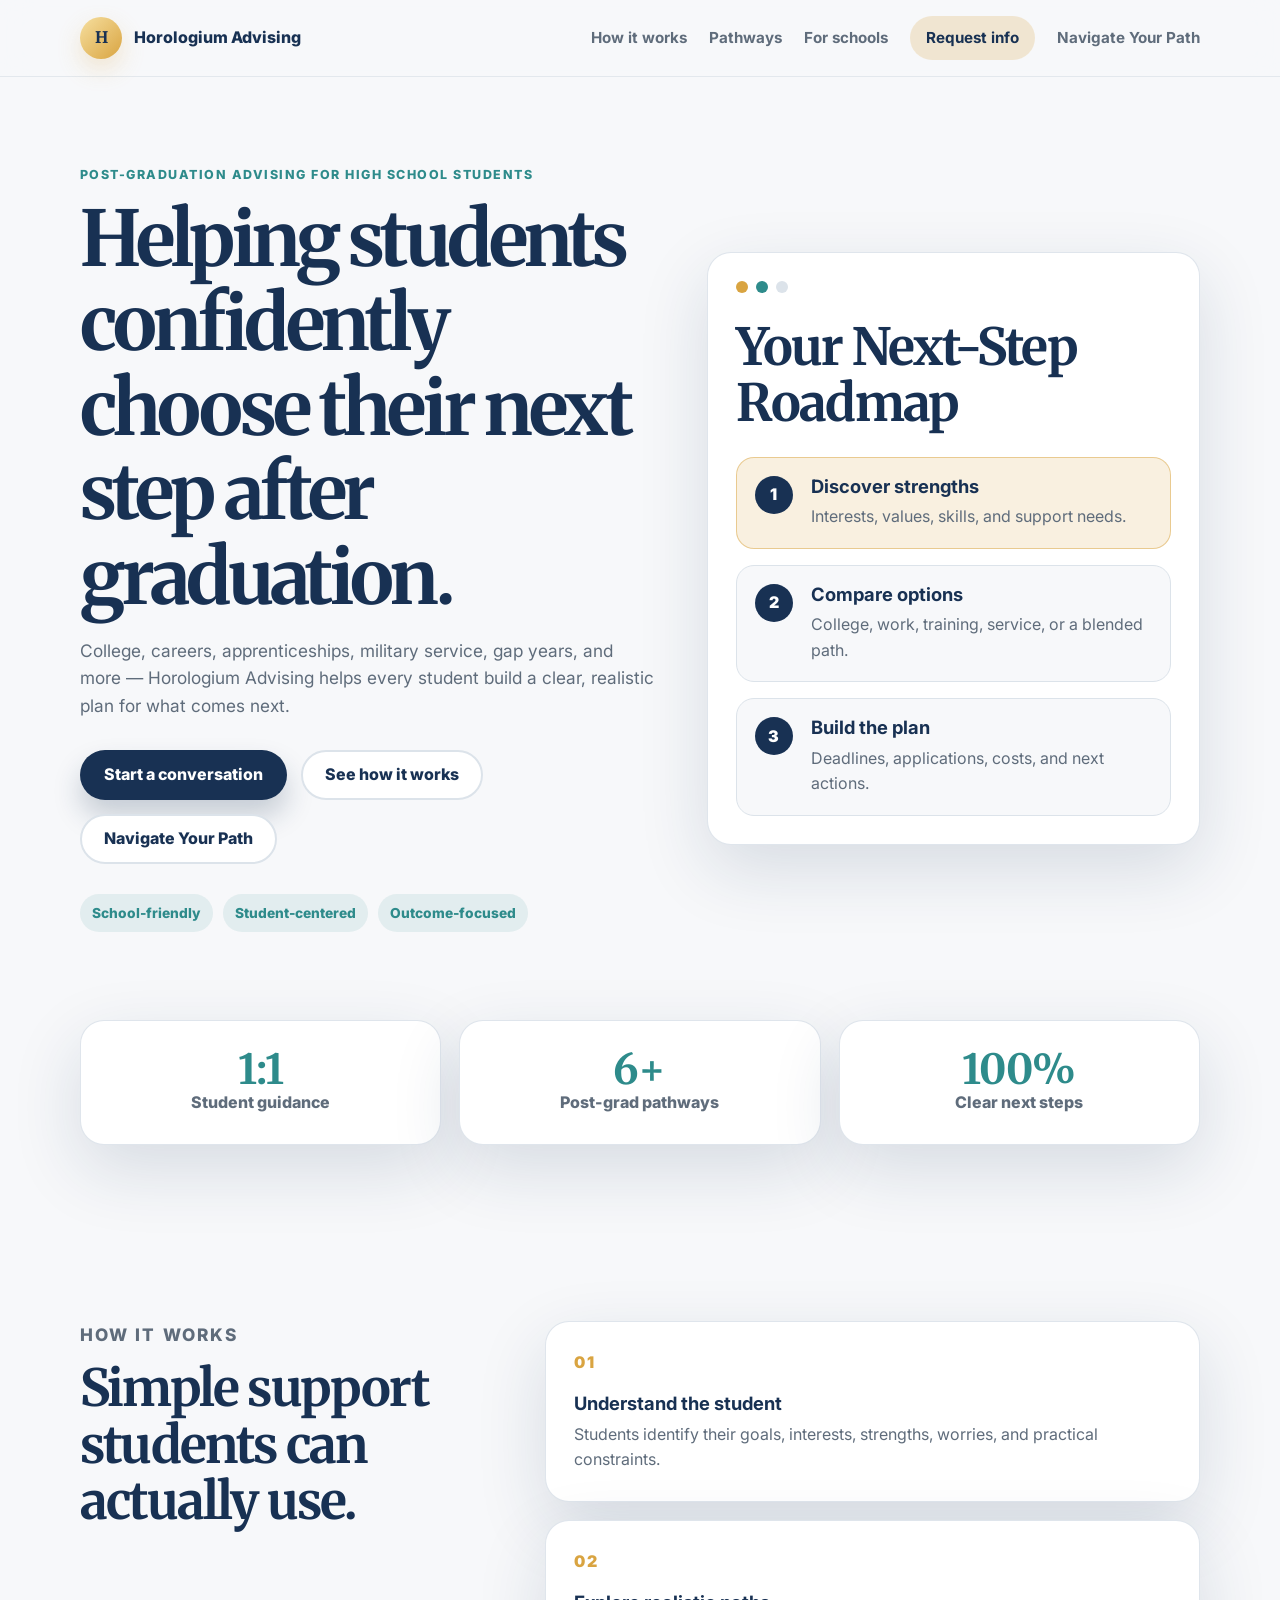
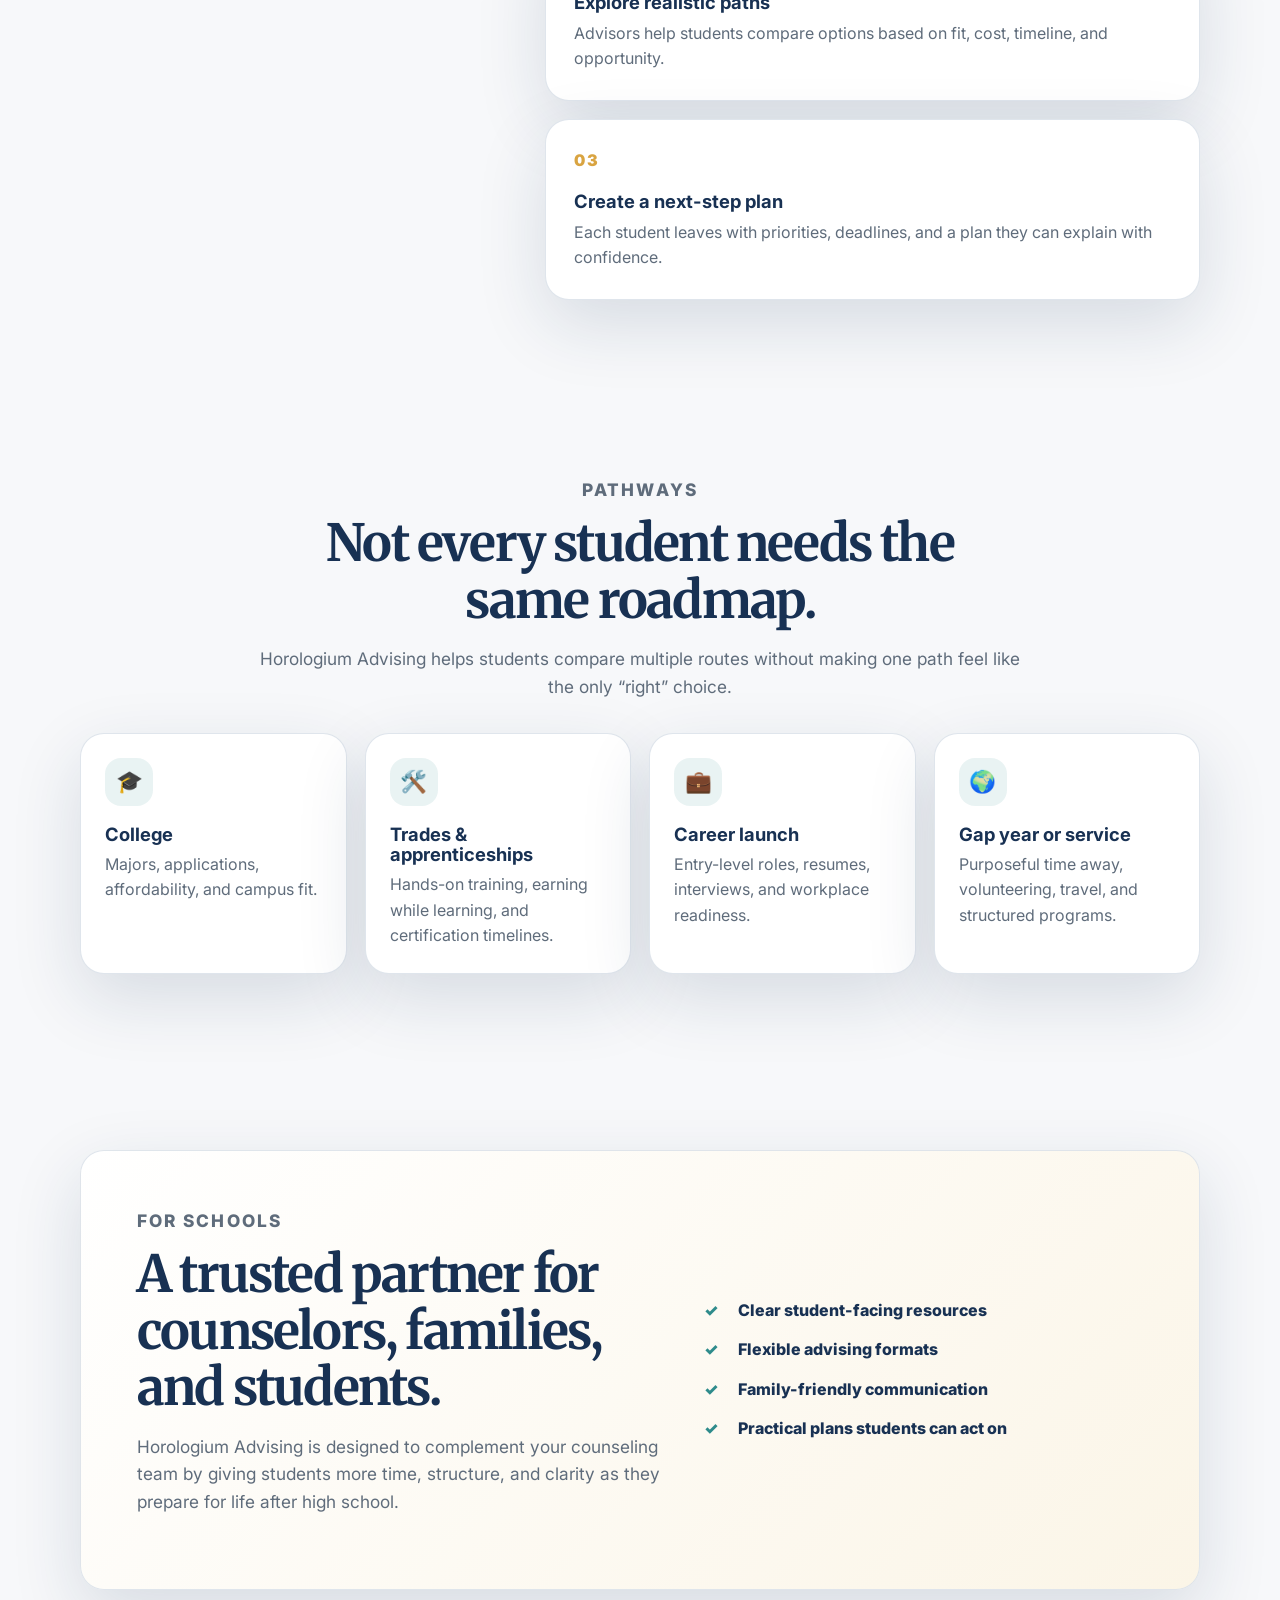
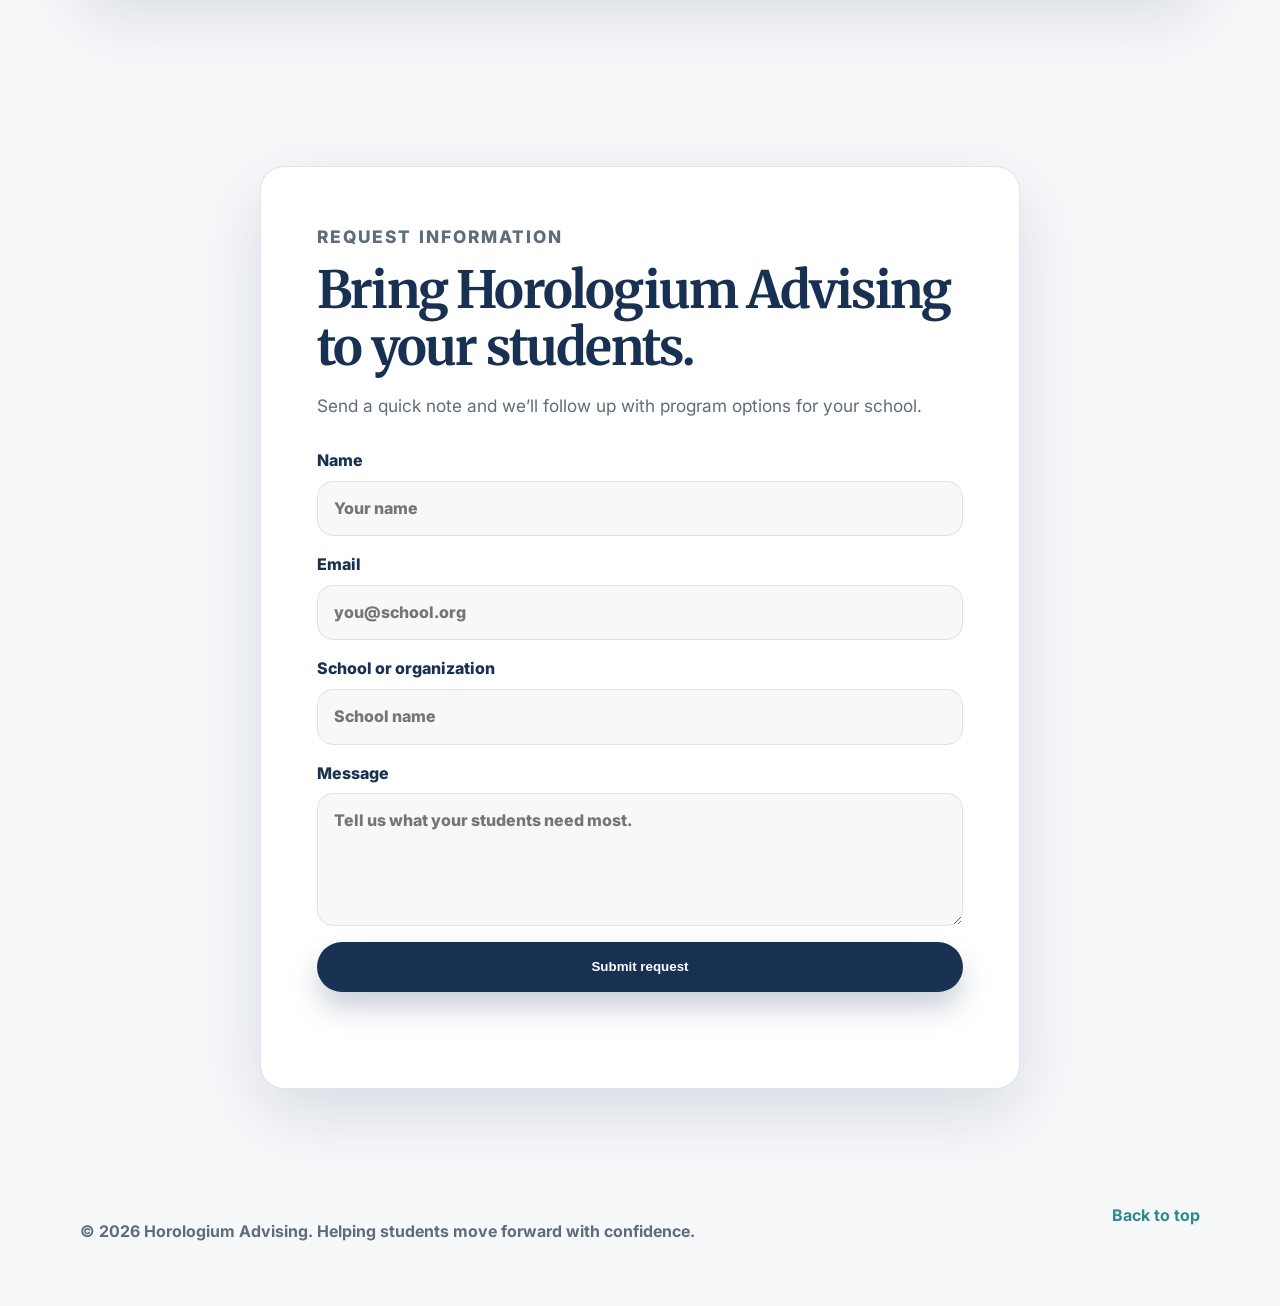
<file: index.html>
<!DOCTYPE html>
<html lang="en">
<head>
  <meta charset="UTF-8" />
  <meta name="viewport" content="width=device-width, initial-scale=1.0" />
  <title>Horologium Advising | Plan Your Next Step</title>
  <meta name="description" content="Horologium Advising helps high school students confidently choose their next step after graduation." />
  <link rel="preconnect" href="https://fonts.googleapis.com">
  <link rel="preconnect" href="https://fonts.gstatic.com" crossorigin>
  <link href="https://fonts.googleapis.com/css2?family=Inter:wght@400;500;600;700;800&family=Merriweather:wght@700;900&display=swap" rel="stylesheet">
  <link rel="stylesheet" href="styles.css" />
</head>
<body>
  <header class="site-header" id="top">
    <nav class="nav" aria-label="Main navigation">
      <a class="brand" href="#top" aria-label="Horologium Advising home">
        <span class="brand-mark" aria-hidden="true">H</span>
        <span>Horologium Advising</span>
      </a>

      <button class="nav-toggle" type="button" aria-expanded="false" aria-controls="nav-links">
        <span class="sr-only">Toggle navigation</span>
        <span></span>
        <span></span>
        <span></span>
      </button>

      <div class="nav-links" id="nav-links">
        <a href="#how-it-works">How it works</a>
        <a href="#pathways">Pathways</a>
        <a href="#schools">For schools</a>
        <a href="#contact" class="nav-cta">Request info</a>
        <a href="quiz.html">Navigate Your Path</a>
      </div>
    </nav>
  </header>

  <main>
    <section class="hero section">
      <div class="hero-content reveal">
        <p class="eyebrow">Post-graduation advising for high school students</p>
        <h1>Helping students confidently choose their next step after graduation.</h1>
        <p class="hero-copy">
          College, careers, apprenticeships, military service, gap years, and more — Horologium Advising helps every student build a clear, realistic plan for what comes next.
        </p>
        <div class="hero-actions">
          <a href="#contact" class="button primary">Start a conversation</a>
          <a href="#how-it-works" class="button secondary">See how it works</a>
          <a href="quiz.html" class="button secondary">Navigate Your Path</a>
        </div>
        <div class="trust-row" aria-label="Key benefits">
          <span>School-friendly</span>
          <span>Student-centered</span>
          <span>Outcome-focused</span>
        </div>
      </div>

      <div class="hero-card reveal" aria-label="Student planning roadmap preview">
        <div class="card-topline">
          <span class="dot"></span>
          <span class="dot"></span>
          <span class="dot"></span>
        </div>
        <h2>Your Next-Step Roadmap</h2>
        <div class="timeline">
          <div class="timeline-item active">
            <span>1</span>
            <div>
              <h3>Discover strengths</h3>
              <p>Interests, values, skills, and support needs.</p>
            </div>
          </div>
          <div class="timeline-item">
            <span>2</span>
            <div>
              <h3>Compare options</h3>
              <p>College, work, training, service, or a blended path.</p>
            </div>
          </div>
          <div class="timeline-item">
            <span>3</span>
            <div>
              <h3>Build the plan</h3>
              <p>Deadlines, applications, costs, and next actions.</p>
            </div>
          </div>
        </div>
      </div>
    </section>

    <section class="section stats" aria-label="Program highlights">
      <div class="stat reveal">
        <strong>1:1</strong>
        <span>Student guidance</span>
      </div>
      <div class="stat reveal">
        <strong>6+</strong>
        <span>Post-grad pathways</span>
      </div>
      <div class="stat reveal">
        <strong>100%</strong>
        <span>Clear next steps</span>
      </div>
    </section>

    <section class="section split" id="how-it-works">
      <div class="section-heading reveal">
        <p class="eyebrow">How it works</p>
        <h2>Simple support students can actually use.</h2>
      </div>
      <div class="steps">
        <article class="step reveal">
          <span class="step-number">01</span>
          <h3>Understand the student</h3>
          <p>Students identify their goals, interests, strengths, worries, and practical constraints.</p>
        </article>
        <article class="step reveal">
          <span class="step-number">02</span>
          <h3>Explore realistic paths</h3>
          <p>Advisors help students compare options based on fit, cost, timeline, and opportunity.</p>
        </article>
        <article class="step reveal">
          <span class="step-number">03</span>
          <h3>Create a next-step plan</h3>
          <p>Each student leaves with priorities, deadlines, and a plan they can explain with confidence.</p>
        </article>
      </div>
    </section>

    <section class="section pathways" id="pathways">
      <div class="section-heading center reveal">
        <p class="eyebrow">Pathways</p>
        <h2>Not every student needs the same roadmap.</h2>
        <p>Horologium Advising helps students compare multiple routes without making one path feel like the only “right” choice.</p>
      </div>
      <div class="pathway-grid">
        <article class="pathway-card reveal">
          <span aria-hidden="true">🎓</span>
          <h3>College</h3>
          <p>Majors, applications, affordability, and campus fit.</p>
        </article>
        <article class="pathway-card reveal">
          <span aria-hidden="true">🛠️</span>
          <h3>Trades & apprenticeships</h3>
          <p>Hands-on training, earning while learning, and certification timelines.</p>
        </article>
        <article class="pathway-card reveal">
          <span aria-hidden="true">💼</span>
          <h3>Career launch</h3>
          <p>Entry-level roles, resumes, interviews, and workplace readiness.</p>
        </article>
        <article class="pathway-card reveal">
          <span aria-hidden="true">🌍</span>
          <h3>Gap year or service</h3>
          <p>Purposeful time away, volunteering, travel, and structured programs.</p>
        </article>
      </div>
    </section>

    <section class="section schools" id="schools">
      <div class="school-panel reveal">
        <div>
          <p class="eyebrow">For schools</p>
          <h2>A trusted partner for counselors, families, and students.</h2>
          <p>
            Horologium Advising is designed to complement your counseling team by giving students more time, structure, and clarity as they prepare for life after high school.
          </p>
        </div>
        <ul class="check-list">
          <li>Clear student-facing resources</li>
          <li>Flexible advising formats</li>
          <li>Family-friendly communication</li>
          <li>Practical plans students can act on</li>
        </ul>
      </div>
    </section>

    <section class="section contact" id="contact">
      <div class="contact-card reveal">
        <p class="eyebrow">Request information</p>
        <h2>Bring Horologium Advising to your students.</h2>
        <p>Send a quick note and we’ll follow up with program options for your school.</p>

        <form class="contact-form" id="contact-form">
          <label>
            Name
            <input type="text" name="name" placeholder="Your name" required>
          </label>
          <label>
            Email
            <input type="email" name="email" placeholder="you@school.org" required>
          </label>
          <label>
            School or organization
            <input type="text" name="school" placeholder="School name">
          </label>
          <label>
            Message
            <textarea name="message" rows="4" placeholder="Tell us what your students need most."></textarea>
          </label>
          <button class="button primary" type="submit">Submit request</button>
          <p class="form-note" id="form-note" role="status"></p>
        </form>
      </div>
    </section>
  </main>

  <footer class="footer">
    <p>© <span id="year"></span> Horologium Advising. Helping students move forward with confidence.</p>
    <a href="#top">Back to top</a>
  </footer>

  <script src="script.js"></script>
</body>
</html>
</file>
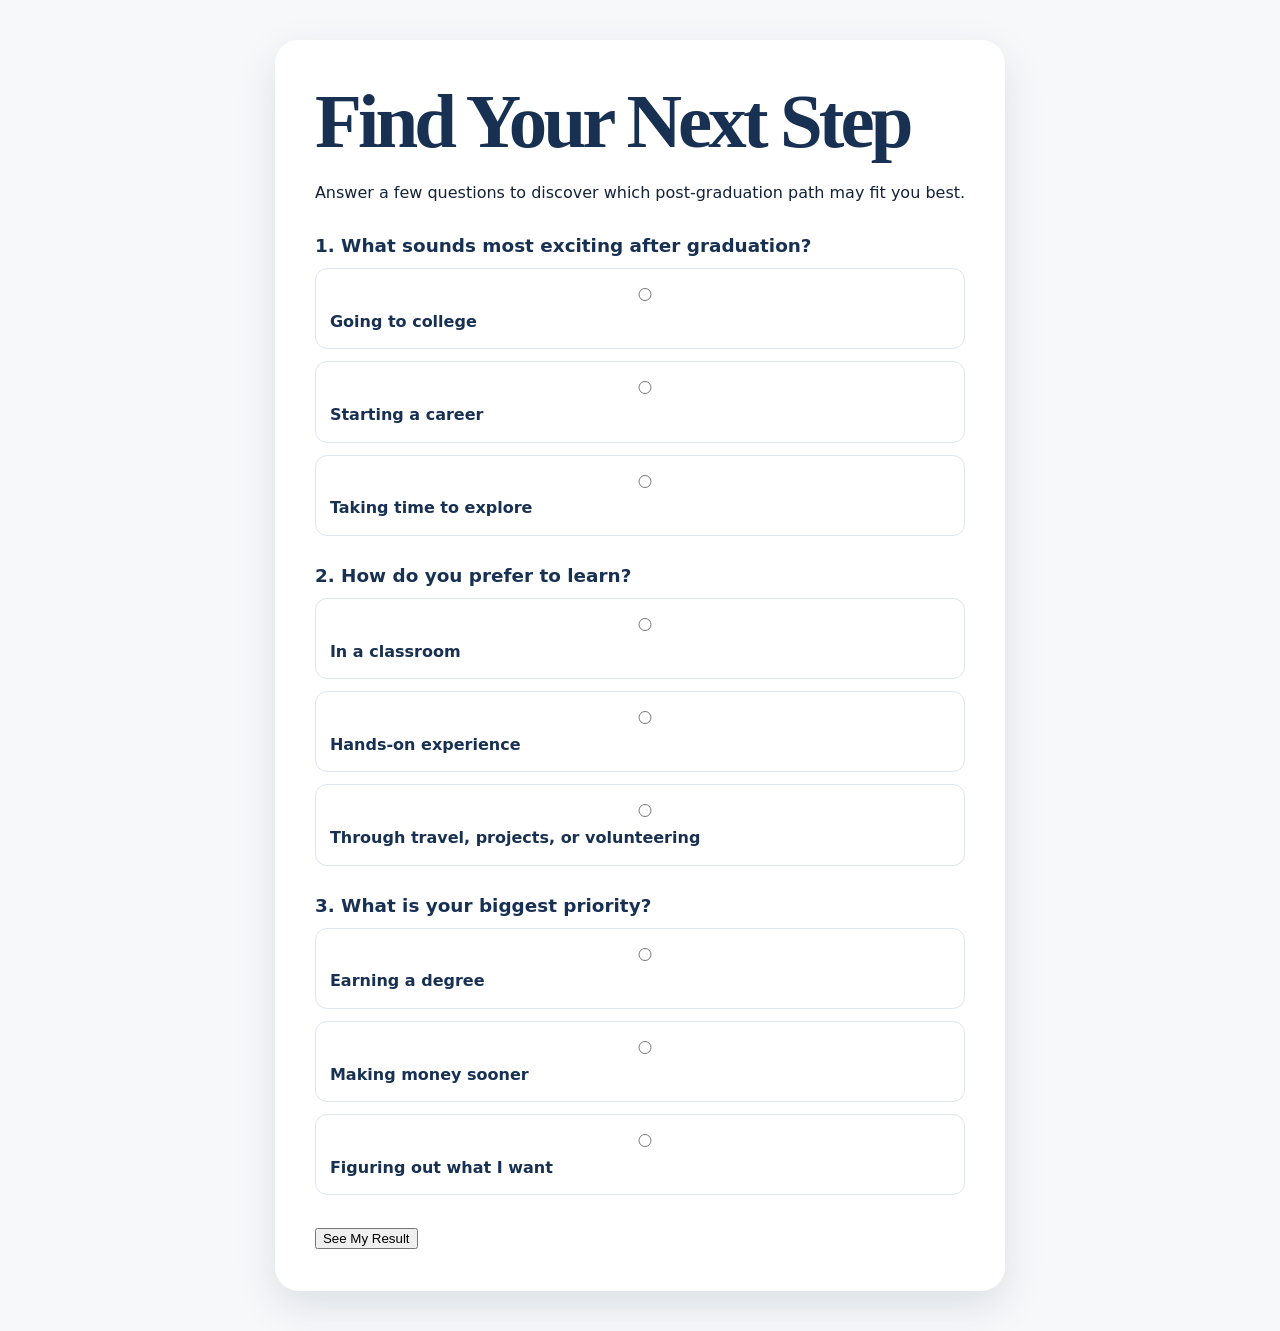
<file: majorquiz.html>
<!DOCTYPE html>
<html lang="en">
<head>
  <meta charset="UTF-8" />
  <meta name="viewport" content="width=device-width, initial-scale=1.0" />
  <title>Future Path Quiz | Horologium Advising</title>
  <link rel="stylesheet" href="styles.css" />
</head>
<body>

  <main class="quiz-page">
    <section class="quiz-card">
      <h1>Find Your Next Step</h1>
      <p>Answer a few questions to discover which post-graduation path may fit you best.</p>

      <form id="quizForm">
        <div class="question">
          <h3>1. What sounds most exciting after graduation?</h3>
          <label><input type="radio" name="q1" value="college" required> Going to college</label>
          <label><input type="radio" name="q1" value="career"> Starting a career</label>
          <label><input type="radio" name="q1" value="gap"> Taking time to explore</label>
        </div>

        <div class="question">
          <h3>2. How do you prefer to learn?</h3>
          <label><input type="radio" name="q2" value="college" required> In a classroom</label>
          <label><input type="radio" name="q2" value="career"> Hands-on experience</label>
          <label><input type="radio" name="q2" value="gap"> Through travel, projects, or volunteering</label>
        </div>

        <div class="question">
          <h3>3. What is your biggest priority?</h3>
          <label><input type="radio" name="q3" value="college" required> Earning a degree</label>
          <label><input type="radio" name="q3" value="career"> Making money sooner</label>
          <label><input type="radio" name="q3" value="gap"> Figuring out what I want</label>
        </div>

        <button type="submit" class="btn-primary">See My Result</button>
      </form>

      <div id="result" class="result-box"></div>
    </section>
  </main>

  <script src="quiz.js"></script>
</body>
</html>
</file>
<file: styles.css>
:root {
  --navy: #183153;
  --teal: #2e8b8b;
  --gold: #d9a441;
  --ivory: #f7f8fa;
  --slate: #5f6c7b;
  --white: #ffffff;
  --ink: #132238;
  --line: #dce3ea;
  --shadow: 0 24px 70px rgba(24, 49, 83, 0.14);
  --radius: 24px;
}

* {
  box-sizing: border-box;
}

html {
  scroll-behavior: smooth;
}

body {
  margin: 0;
  font-family: "Inter", system-ui, -apple-system, BlinkMacSystemFont, "Segoe UI", sans-serif;
  color: var(--ink);
  background: var(--ivory);
  line-height: 1.6;
}

img, svg {
  max-width: 100%;
}

a {
  color: inherit;
  text-decoration: none;
}

.site-header {
  position: sticky;
  top: 0;
  z-index: 10;
  background: rgba(247, 248, 250, 0.9);
  backdrop-filter: blur(16px);
  border-bottom: 1px solid rgba(220, 227, 234, 0.75);
}

.nav {
  width: min(1120px, calc(100% - 32px));
  margin: 0 auto;
  min-height: 76px;
  display: flex;
  align-items: center;
  justify-content: space-between;
  gap: 24px;
}

.brand {
  display: inline-flex;
  align-items: center;
  gap: 12px;
  font-weight: 800;
  color: var(--navy);
}

.brand-mark {
  width: 42px;
  height: 42px;
  border-radius: 50%;
  display: grid;
  place-items: center;
  color: var(--navy);
  background: linear-gradient(135deg, #f6df9f, var(--gold));
  font-family: "Merriweather", serif;
  box-shadow: 0 10px 24px rgba(217, 164, 65, 0.24);
}

.nav-links {
  display: flex;
  align-items: center;
  gap: 22px;
  color: var(--slate);
  font-weight: 700;
  font-size: 0.95rem;
}

.nav-links a:hover {
  color: var(--teal);
}

.nav-cta {
  color: var(--navy) !important;
  background: rgba(217, 164, 65, 0.22);
  padding: 10px 16px;
  border-radius: 999px;
}

.nav-toggle {
  display: none;
  width: 44px;
  height: 44px;
  border: 0;
  background: var(--white);
  border-radius: 14px;
  box-shadow: 0 10px 24px rgba(24, 49, 83, 0.08);
  cursor: pointer;
}

.nav-toggle span:not(.sr-only) {
  display: block;
  height: 2px;
  width: 20px;
  background: var(--navy);
  margin: 5px auto;
}

.sr-only {
  position: absolute;
  width: 1px;
  height: 1px;
  padding: 0;
  margin: -1px;
  overflow: hidden;
  clip: rect(0, 0, 0, 0);
  border: 0;
}

.section {
  width: min(1120px, calc(100% - 32px));
  margin: 0 auto;
  padding: 88px 0;
}

.hero {
  display: grid;
  grid-template-columns: 1.08fr 0.92fr;
  gap: 48px;
  align-items: center;
  min-height: calc(100vh - 76px);
}

.eyebrow {
  margin: 0 0 12px;
  color: var(--teal);
  text-transform: uppercase;
  letter-spacing: 0.12em;
  font-size: 0.78rem;
  font-weight: 800;
}

h1, h2, h3 {
  line-height: 1.1;
  margin: 0;
  color: var(--navy);
}

h1, h2 {
  font-family: "Merriweather", Georgia, serif;
}

h1 {
  font-size: clamp(2.55rem, 6vw, 5.35rem);
  letter-spacing: -0.05em;
}

h2 {
  font-size: clamp(2rem, 4vw, 3.3rem);
  letter-spacing: -0.035em;
}

h3 {
  font-size: 1.15rem;
}

.hero-copy, .section-heading p, .school-panel p, .contact-card p {
  color: var(--slate);
  font-size: 1.08rem;
}

.hero-actions {
  display: flex;
  flex-wrap: wrap;
  gap: 14px;
  margin: 30px 0;
}

.button {
  display: inline-flex;
  align-items: center;
  justify-content: center;
  min-height: 50px;
  padding: 0 22px;
  border-radius: 999px;
  font-weight: 800;
  border: 2px solid transparent;
  cursor: pointer;
}

.button.primary {
  background: var(--navy);
  color: var(--white);
  box-shadow: 0 16px 28px rgba(24, 49, 83, 0.22);
}

.button.primary:hover {
  background: #0f253f;
}

.button.secondary {
  color: var(--navy);
  border-color: var(--line);
  background: var(--white);
}

.trust-row {
  display: flex;
  flex-wrap: wrap;
  gap: 10px;
}

.trust-row span {
  padding: 8px 12px;
  border-radius: 999px;
  background: rgba(46, 139, 139, 0.1);
  color: var(--teal);
  font-weight: 800;
  font-size: 0.86rem;
}

.hero-card, .contact-card, .school-panel, .step, .pathway-card, .stat {
  background: var(--white);
  border: 1px solid rgba(220, 227, 234, 0.9);
  box-shadow: var(--shadow);
  border-radius: var(--radius);
}

.hero-card {
  padding: 28px;
  transform: rotate(1deg);
}

.card-topline {
  display: flex;
  gap: 8px;
  margin-bottom: 26px;
}

.dot {
  width: 12px;
  height: 12px;
  border-radius: 50%;
  background: var(--line);
}

.dot:first-child {
  background: var(--gold);
}

.dot:nth-child(2) {
  background: var(--teal);
}

.timeline {
  margin-top: 26px;
  display: grid;
  gap: 16px;
}

.timeline-item {
  display: grid;
  grid-template-columns: 42px 1fr;
  gap: 14px;
  padding: 18px;
  border-radius: 18px;
  border: 1px solid var(--line);
  background: var(--ivory);
}

.timeline-item.active {
  background: rgba(217, 164, 65, 0.16);
  border-color: rgba(217, 164, 65, 0.5);
}

.timeline-item span {
  width: 38px;
  height: 38px;
  border-radius: 50%;
  display: grid;
  place-items: center;
  background: var(--navy);
  color: var(--white);
  font-weight: 900;
}

.timeline-item p, .step p, .pathway-card p {
  margin: 8px 0 0;
  color: var(--slate);
}

.stats {
  padding-top: 0;
  display: grid;
  grid-template-columns: repeat(3, 1fr);
  gap: 18px;
}

.stat {
  padding: 28px;
  text-align: center;
}

.stat strong {
  display: block;
  font-size: 2.6rem;
  line-height: 1;
  color: var(--teal);
  font-family: "Merriweather", serif;
}

.stat span {
  color: var(--slate);
  font-weight: 800;
}

.split {
  display: grid;
  grid-template-columns: 0.8fr 1.2fr;
  gap: 28px;
}

.steps {
  display: grid;
  gap: 18px;
}

.step {
  padding: 28px;
}

.step-number {
  display: inline-block;
  margin-bottom: 18px;
  color: var(--gold);
  font-weight: 900;
  letter-spacing: 0.12em;
}

.center {
  text-align: center;
  max-width: 760px;
  margin: 0 auto 32px;
}

.pathway-grid {
  display: grid;
  grid-template-columns: repeat(4, 1fr);
  gap: 18px;
}

.pathway-card {
  padding: 24px;
}

.pathway-card span {
  display: inline-grid;
  place-items: center;
  width: 48px;
  height: 48px;
  border-radius: 16px;
  background: rgba(46, 139, 139, 0.1);
  margin-bottom: 18px;
  font-size: 1.35rem;
}

.school-panel {
  padding: clamp(28px, 5vw, 56px);
  display: grid;
  grid-template-columns: 1.1fr 0.9fr;
  gap: 30px;
  align-items: center;
  background: linear-gradient(135deg, var(--white), #fbf5e7);
}

.check-list {
  list-style: none;
  margin: 0;
  padding: 0;
  display: grid;
  gap: 14px;
}

.check-list li {
  padding-left: 34px;
  position: relative;
  font-weight: 800;
  color: var(--navy);
}

.check-list li::before {
  content: "✓";
  position: absolute;
  left: 0;
  top: 0;
  color: var(--teal);
  font-weight: 900;
}

.contact-card {
  padding: clamp(28px, 5vw, 56px);
  max-width: 760px;
  margin: 0 auto;
}

.contact-form {
  margin-top: 28px;
  display: grid;
  gap: 16px;
}

label {
  display: grid;
  gap: 7px;
  color: var(--navy);
  font-weight: 800;
}

input, textarea {
  width: 100%;
  border: 1px solid var(--line);
  border-radius: 16px;
  padding: 14px 16px;
  font: inherit;
  color: var(--ink);
  background: var(--ivory);
}

input:focus, textarea:focus {
  outline: 3px solid rgba(46, 139, 139, 0.18);
  border-color: var(--teal);
}

.form-note {
  min-height: 24px;
  margin: 0;
  color: var(--teal) !important;
  font-weight: 800;
}

.footer {
  width: min(1120px, calc(100% - 32px));
  margin: 0 auto;
  padding: 26px 0 46px;
  display: flex;
  justify-content: space-between;
  gap: 20px;
  color: var(--slate);
  font-weight: 700;
}

.footer a {
  color: var(--teal);
}

.reveal {
  opacity: 0;
  transform: translateY(20px);
  transition: opacity 700ms ease, transform 700ms ease;
}

.reveal.visible {
  opacity: 1;
  transform: translateY(0);
}

@media (max-width: 900px) {
  .hero, .split, .school-panel {
    grid-template-columns: 1fr;
  }

  .hero {
    min-height: auto;
    padding-top: 56px;
  }

  .hero-card {
    transform: none;
  }

  .pathway-grid {
    grid-template-columns: repeat(2, 1fr);
  }
}

@media (max-width: 720px) {
  .nav-toggle {
    display: block;
  }

  .nav-links {
    position: absolute;
    top: 76px;
    left: 16px;
    right: 16px;
    display: none;
    flex-direction: column;
    align-items: stretch;
    padding: 16px;
    background: var(--white);
    border: 1px solid var(--line);
    border-radius: 20px;
    box-shadow: var(--shadow);
  }

  .nav-links.open {
    display: flex;
  }

  .nav-links a {
    padding: 10px 12px;
  }

  .stats, .pathway-grid {
    grid-template-columns: 1fr;
  }

  .section {
    padding: 62px 0;
  }

  .footer {
    flex-direction: column;
  }
}

.quiz-page {
  min-height: 100vh;
  background: #f7f8fa;
  display: flex;
  justify-content: center;
  align-items: center;
  padding: 40px 20px;
}

.quiz-card {
  max-width: 750px;
  background: white;
  padding: 40px;
  border-radius: 24px;
  box-shadow: 0 15px 40px rgba(24, 49, 83, 0.12);
}

.question {
  margin: 30px 0;
}

.question label {
  display: block;
  margin: 12px 0;
  padding: 14px;
  border: 1px solid #dfe5ec;
  border-radius: 12px;
  cursor: pointer;
}

.question label:hover {
  background: #f7f8fa;
}

.result-box {
  display: none;
  margin-top: 30px;
  padding: 24px;
  border-radius: 18px;
  background: #eaf6f6;
  border-left: 6px solid #2e8b8b;
}
</file>
